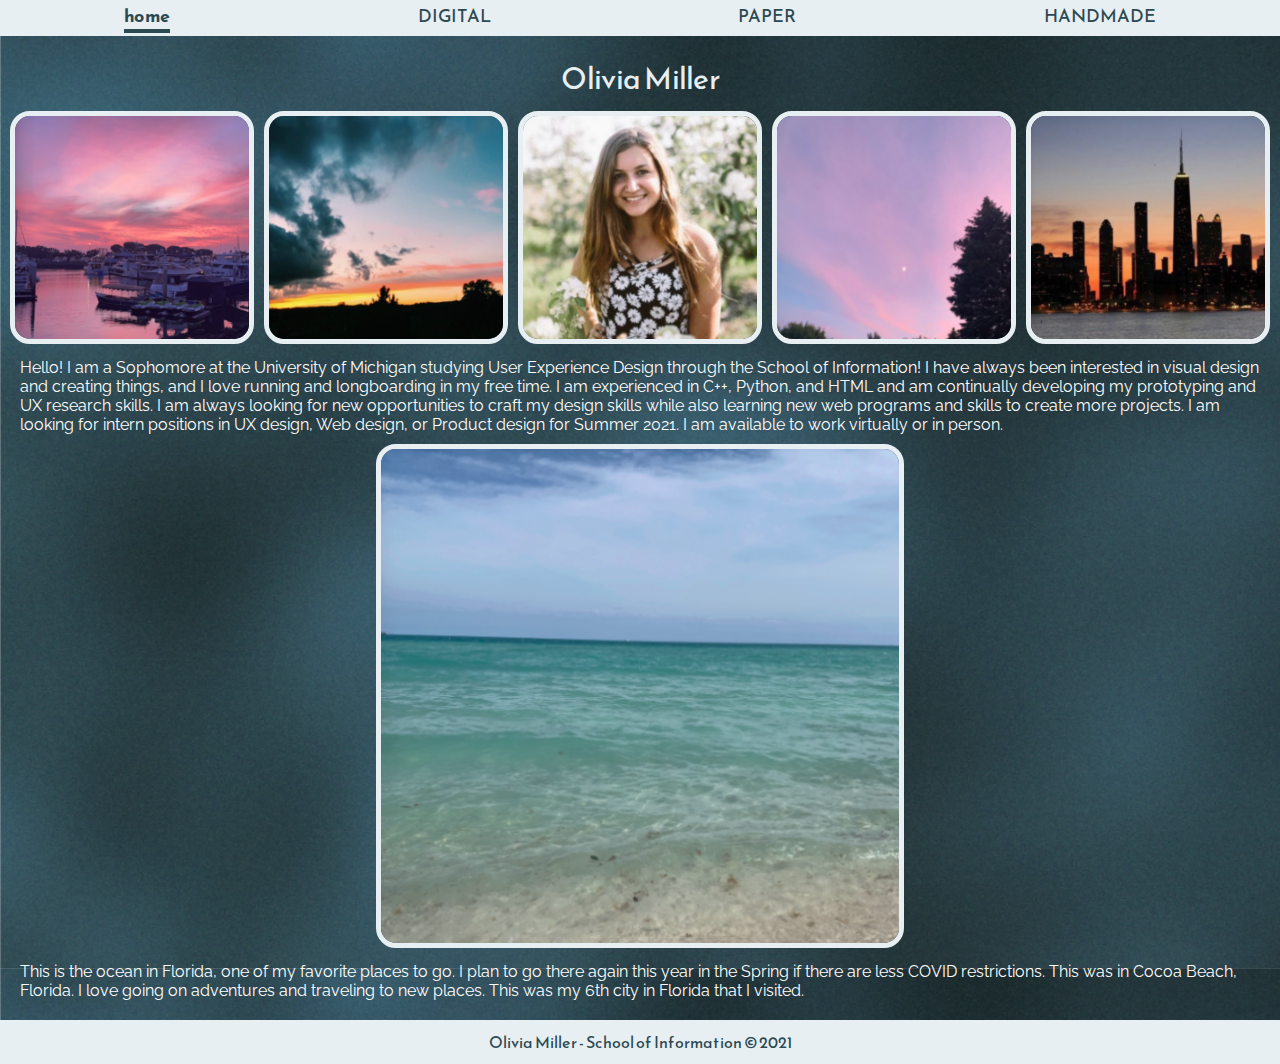
<file: index.html>
<!DOCTYPE html>
<html lang="en">

<head>
  <meta charset="utf-8">
  <meta name="viewport" content="width=device-width, initial-scale=1.0">
  <link rel="stylesheet" type="text/css" href="css/html5reset.css">
  <link rel="stylesheet" type="text/css" href="css/style.css">
  <link rel="stylesheet"
  href="https://fonts.googleapis.com/css2?family=Alegreya+Sans&family=Alegreya+Sans+SC&family=Reem+Kufi&display=swap">
  <link rel="stylesheet"
  href="https://fonts.googleapis.com/css2?family=Alegreya+Sans&family=Alegreya+Sans+SC&family=Raleway&family=Reem+Kufi&display=swap">
  <link rel="shortcut icon" type="image/png" href="imgs/logo.png" />
  <title>Olivia Miller - Home</title>
</head>

<body>
  <a class="skip-content" href="#skip-content">Skip to Main Content</a>
  
  <header>
    
    <nav>
      <ul>
        <li><a class="currentText" href="index.html">HOME</a></li>
        <li><a href="digital.html">DIGITAL</a></li>
        <li><a href="paper.html">PAPER</a></li>
        <li><a href="handmade.html">HANDMADE</a></li>
      </ul>
    </nav>

    <h1>Olivia Miller</h1>

  </header>

  <main id="skip-content">
    <div class="images">
      <div class="hide-mobile">
        <img src="imgs/sandiegosunset.png" alt="san diego sunset">
      </div>
      <div class="hide-mobile">
        <img src="imgs/favsunset.png" alt="sunset">
      </div>
      <img src="imgs/headshot.png" alt="headshot">
      <div class="hide-mobile">
        <img src="imgs/pinksunset.png" alt="ocean for tablet view">
      </div>
      <div class="hide-mobile">
        <img src="imgs/nycsunset.png" alt="nyc sunset">
      </div>
    </div>

    <p>Hello! I am a Sophomore at the University of Michigan studying User Experience Design through the School of Information! I have always been interested in visual design and creating things, and I love running and longboarding in my free time. I am experienced in C++, Python, and HTML and am continually developing my prototyping and UX research skills. I am always looking for new opportunities to craft my design skills while also learning new web programs and skills to create more projects. I am looking for intern positions in UX design, Web design, or Product design for Summer 2021. I am available to work virtually or in person.</p>
    
    <div class="images-extra">
      <img src="imgs/ocean.png" alt="ocean pic for both views">
    </div>
    <p>This is the ocean in Florida, one of my favorite places to go. I plan to go there again this year in the Spring if there are less COVID restrictions. This was in Cocoa Beach, Florida. I love going on adventures and traveling to new places. This was my 6th city in Florida that I visited.</p>

  </main>

  <footer>
    <p>Olivia Miller - School of Information &copy; 2021</p>
  </footer>
</body>

</html>
</file>
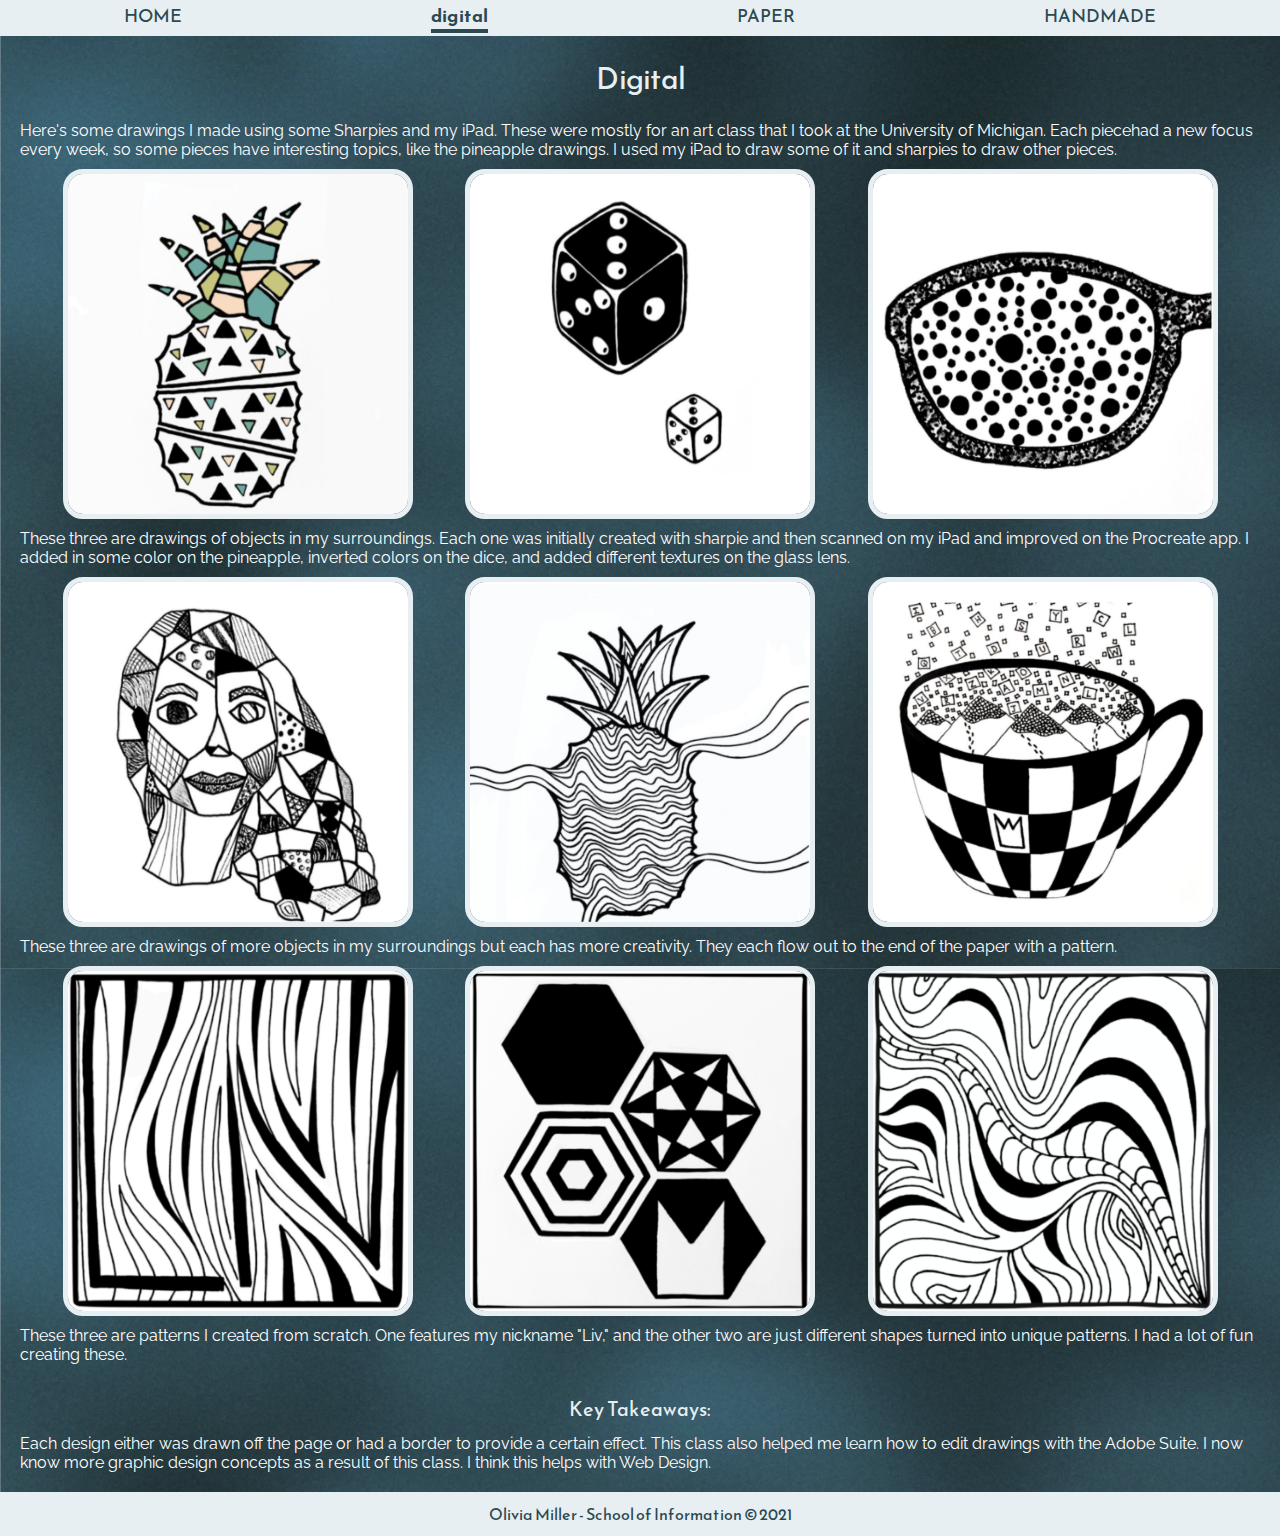
<file: digital.html>
<!DOCTYPE html>
<html lang="en">

<head>
  <meta charset="utf-8">
  <meta name="viewport" content="width=device-width, initial-scale=1.0">
  <link rel="stylesheet" type="text/css" href="css/html5reset.css">
  <link rel="stylesheet" type="text/css" href="css/style.css">
  <link rel="stylesheet"
  href="https://fonts.googleapis.com/css2?family=Alegreya+Sans&family=Alegreya+Sans+SC&family=Reem+Kufi&display=swap">
  <link rel="stylesheet"
  href="https://fonts.googleapis.com/css2?family=Alegreya+Sans&family=Alegreya+Sans+SC&family=Raleway&family=Reem+Kufi&display=swap">
  <link rel="shortcut icon" type="image/png" href="imgs/logo.png" />
  <title>Olivia Miller - Digital</title>
</head>

<body>
  <a class="skip-content" href="#skip-content">Skip to Main Content</a>
  
  <header>
    <nav>
      <ul>
        <li><a href="index.html">HOME</a></li>
        <li><a class="currentText" href="digital.html">DIGITAL</a></li>
        <li><a href="paper.html">PAPER</a></li>
        <li><a href="handmade.html">HANDMADE</a></li>
      </ul>
    </nav>
    

    <h1>Digital</h1>
  </header>

  <main id="skip-content">

    <p>Here's some drawings I made using some Sharpies and my iPad. These were mostly for an art class that I took at the University of Michigan. Each piecehad a new focus every week, so some pieces have interesting topics, like the pineapple drawings. I used my iPad to draw some of it and sharpies to draw other pieces. </p>
  

  <div class="first-group">
      <img src="imgs/colorpineapple.png" alt="Colorful Pineapple" width="350" height="350">
      <img src="imgs/dice.png" alt="Dice" width="350" height="350">
      <img src="imgs/glasses.png" alt="Glasses" width="350" height="350">
  </div>
  <div class="first-words">
    <p> These three are drawings of objects in my surroundings. Each one was initially created with sharpie and then scanned on my iPad and improved on the Procreate app. I added in some color on the pineapple, inverted colors on the dice, and added different textures on the glass lens.</p>
  </div>
  <div class="second-group">
      <img src="imgs/face.png" alt="Face" width="350" height="350">
      <img src="imgs/pineapple.png" alt="Pineapple" width="350" height="350">
      <img src="imgs/mug.png" alt="Mug" width="350" height="350">
  </div>
  <div class="second-words">
    <p> These three are drawings of more objects in my surroundings but each has more creativity. They each flow out to the end of the paper with a pattern.</p>
  </div>
  <div class="third-group">
      <img src="imgs/name.png" alt="Name" width="350" height="350">
      <img src="imgs/hexagons.png" alt="Hexagons" width="350" height="350">
      <img src="imgs/swirls.png" alt="Swirls" width="350" height="350">
  </div>
  <div class="third-words">
    <p> These three are patterns I created from scratch. One features my nickname "Liv," and the other two are just different shapes turned into unique patterns. I had a lot of fun creating these.</p>
  </div>
    
  <h2> Key Takeaways:</h2>
  <p> Each design either was drawn off the page or had a border to provide a certain effect. This class also helped me learn how to edit drawings with the Adobe Suite. I now know more graphic design concepts as a result of this class. I think this helps with Web Design.</p>
  </main>
  <footer>
    <p>Olivia Miller - School of Information &copy; 2021</p>
  </footer>
</body>

</html>
</file>
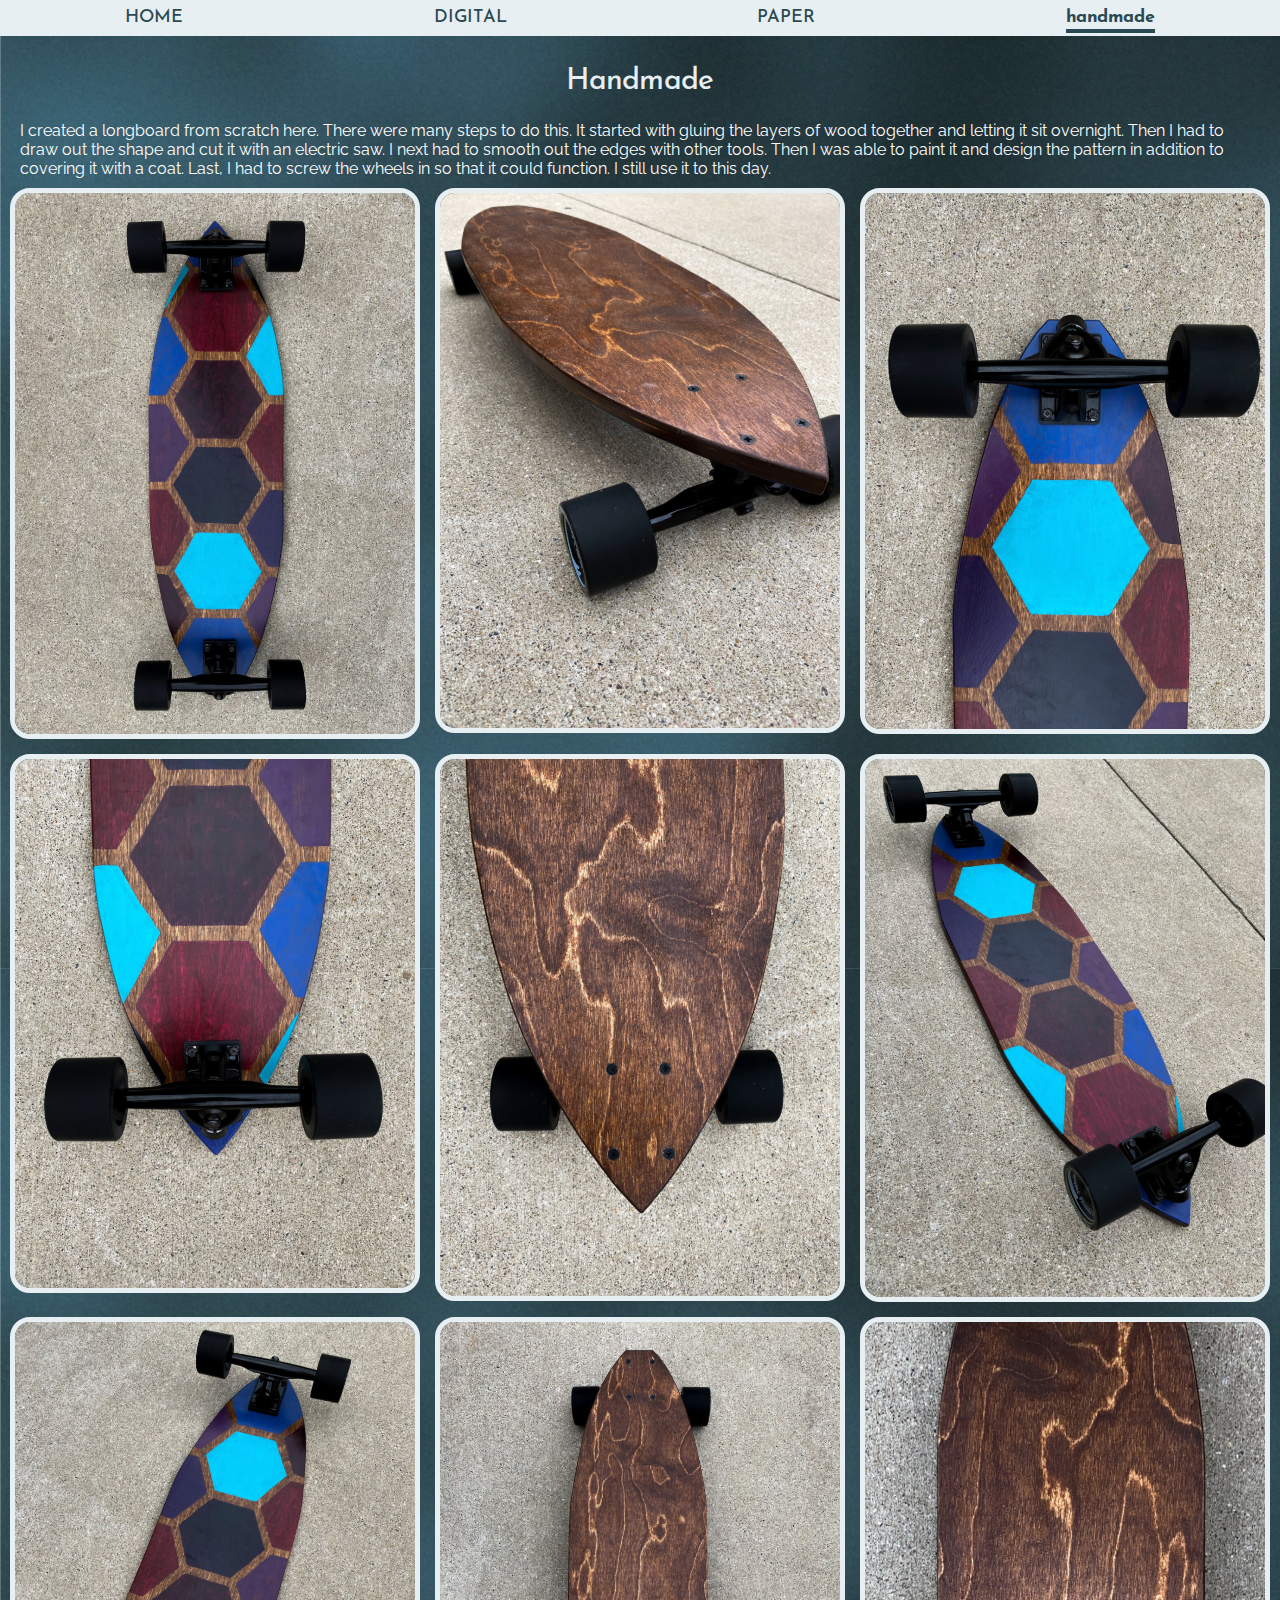
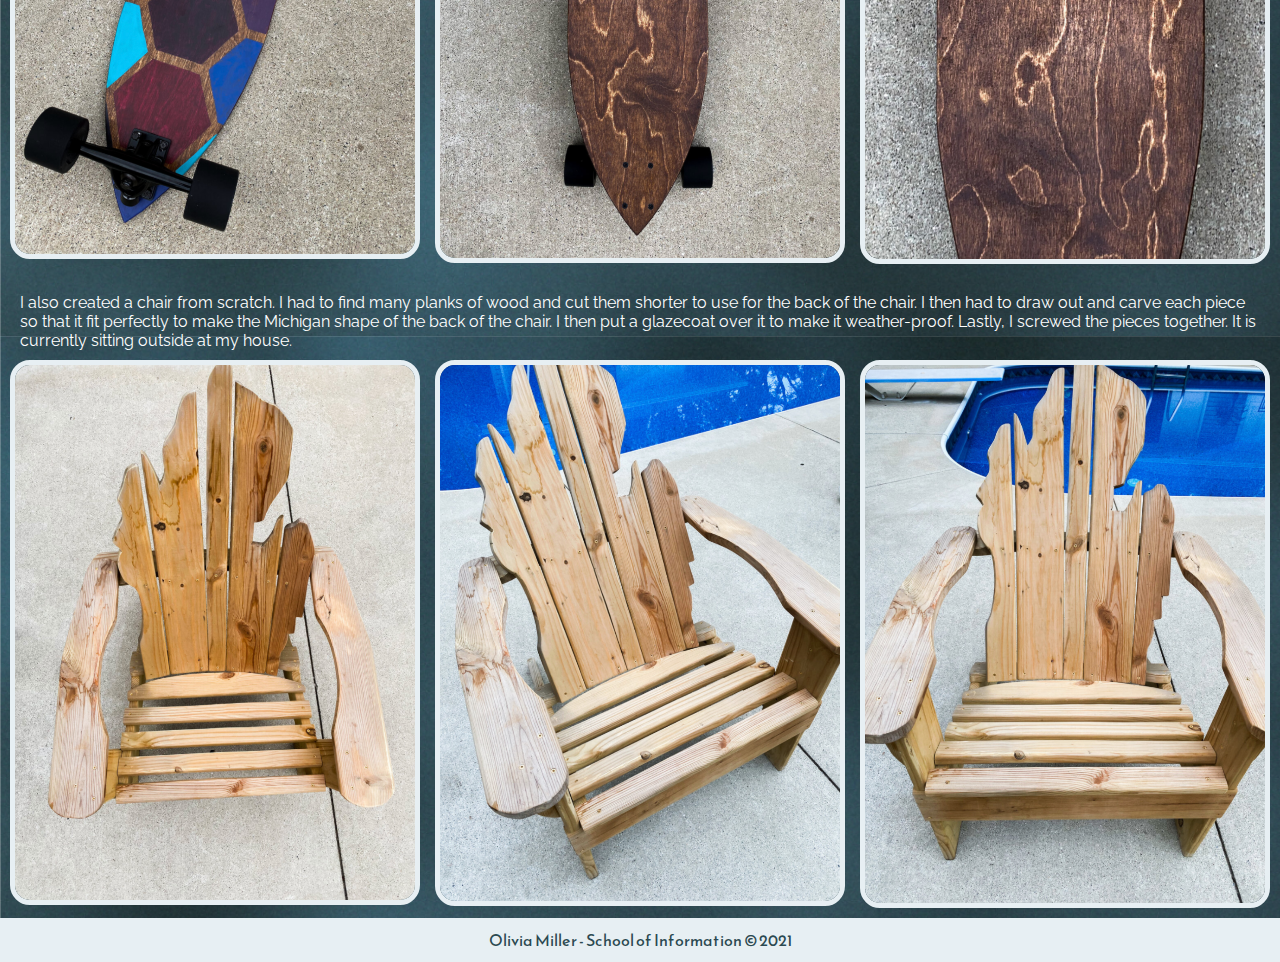
<file: handmade.html>
<!DOCTYPE html>
<html lang="en">

<head>
  <meta charset="utf-8">
  <meta name="viewport" content="width=device-width, initial-scale=1.0">
  <link rel="stylesheet" type="text/css" href="css/html5reset.css">
  <link rel="stylesheet" type="text/css" href="css/style.css">
  <link rel="stylesheet"
  href="https://fonts.googleapis.com/css2?family=Alegreya+Sans&family=Alegreya+Sans+SC&family=Reem+Kufi&display=swap">
  <link rel="stylesheet"
  href="https://fonts.googleapis.com/css2?family=Alegreya+Sans&family=Alegreya+Sans+SC&family=Raleway&family=Reem+Kufi&display=swap">
  <link rel="shortcut icon" type="image/png" href="imgs/logo.png" />
  <title>Olivia Miller - Handmade</title>
</head>

<body>
  <a class="skip-content" href="#skip-content">Skip to Main Content</a>
  
  <header>
    <nav>
      <ul>
        <li><a href="index.html">HOME</a></li>
        <li><a href="digital.html">DIGITAL</a></li>
        <li><a href="paper.html">PAPER</a></li>
        <li><a class="currentText" href="handmade.html">HANDMADE</a></li>
      </ul>
    </nav>
    
    <h1>Handmade</h1>
  </header>

  <main id="skip-content">

    <p> I created a longboard from scratch here. There were many steps to do this. It started with gluing the layers of wood together and letting it sit overnight. Then I had to draw out the shape and cut it with an electric saw. I next had to smooth out the edges with other tools. Then I was able to paint it and design the pattern in addition to covering it with a coat. Last, I had to screw the wheels in so that it could function. I still use it to this day.</p>
    <div class="longboards">
        <img src="imgs/lb1.png" alt="Longboard Image with angle">
        <img src="imgs/lb2.png" alt="Longboard Image straight on">
        <img src="imgs/lb3.png" alt="Longboard Image closer">
        <img src="imgs/lb4.png" alt="Longboard Image farther away">
        <img src="imgs/lb5.png" alt="Longboard Image pattern">
        <img src="imgs/lb6.png" alt="Longboard Image wood">
        <img src="imgs/lb7.png" alt="Longboard Image side angle">
        <img src="imgs/lb8.png" alt="Longboard Image top">
        <img src="imgs/lb9.png" alt="Longboard Image bottom">
    </div>
    <br>
    <p> I also created a chair from scratch. I had to find many planks of wood and cut them shorter to use for the back of the chair. I then had to draw out and carve each piece so that it fit perfectly to make the Michigan shape of the back of the chair. I then put a glazecoat over it to make it weather-proof. Lastly, I screwed the pieces together. It is currently sitting outside at my house.</p>
    <div class="chairs">
        <img src="imgs/chair1.png" alt="Chair Image top">
        <img src="imgs/chair2.png" alt="Chair Image angle">
        <img src="imgs/chair3.png" alt="Chair Image front">
    </div>
    

  </main>

  <footer>
    <p>Olivia Miller - School of Information &copy; 2021</p>
  </footer>
</body>

</html>
</file>
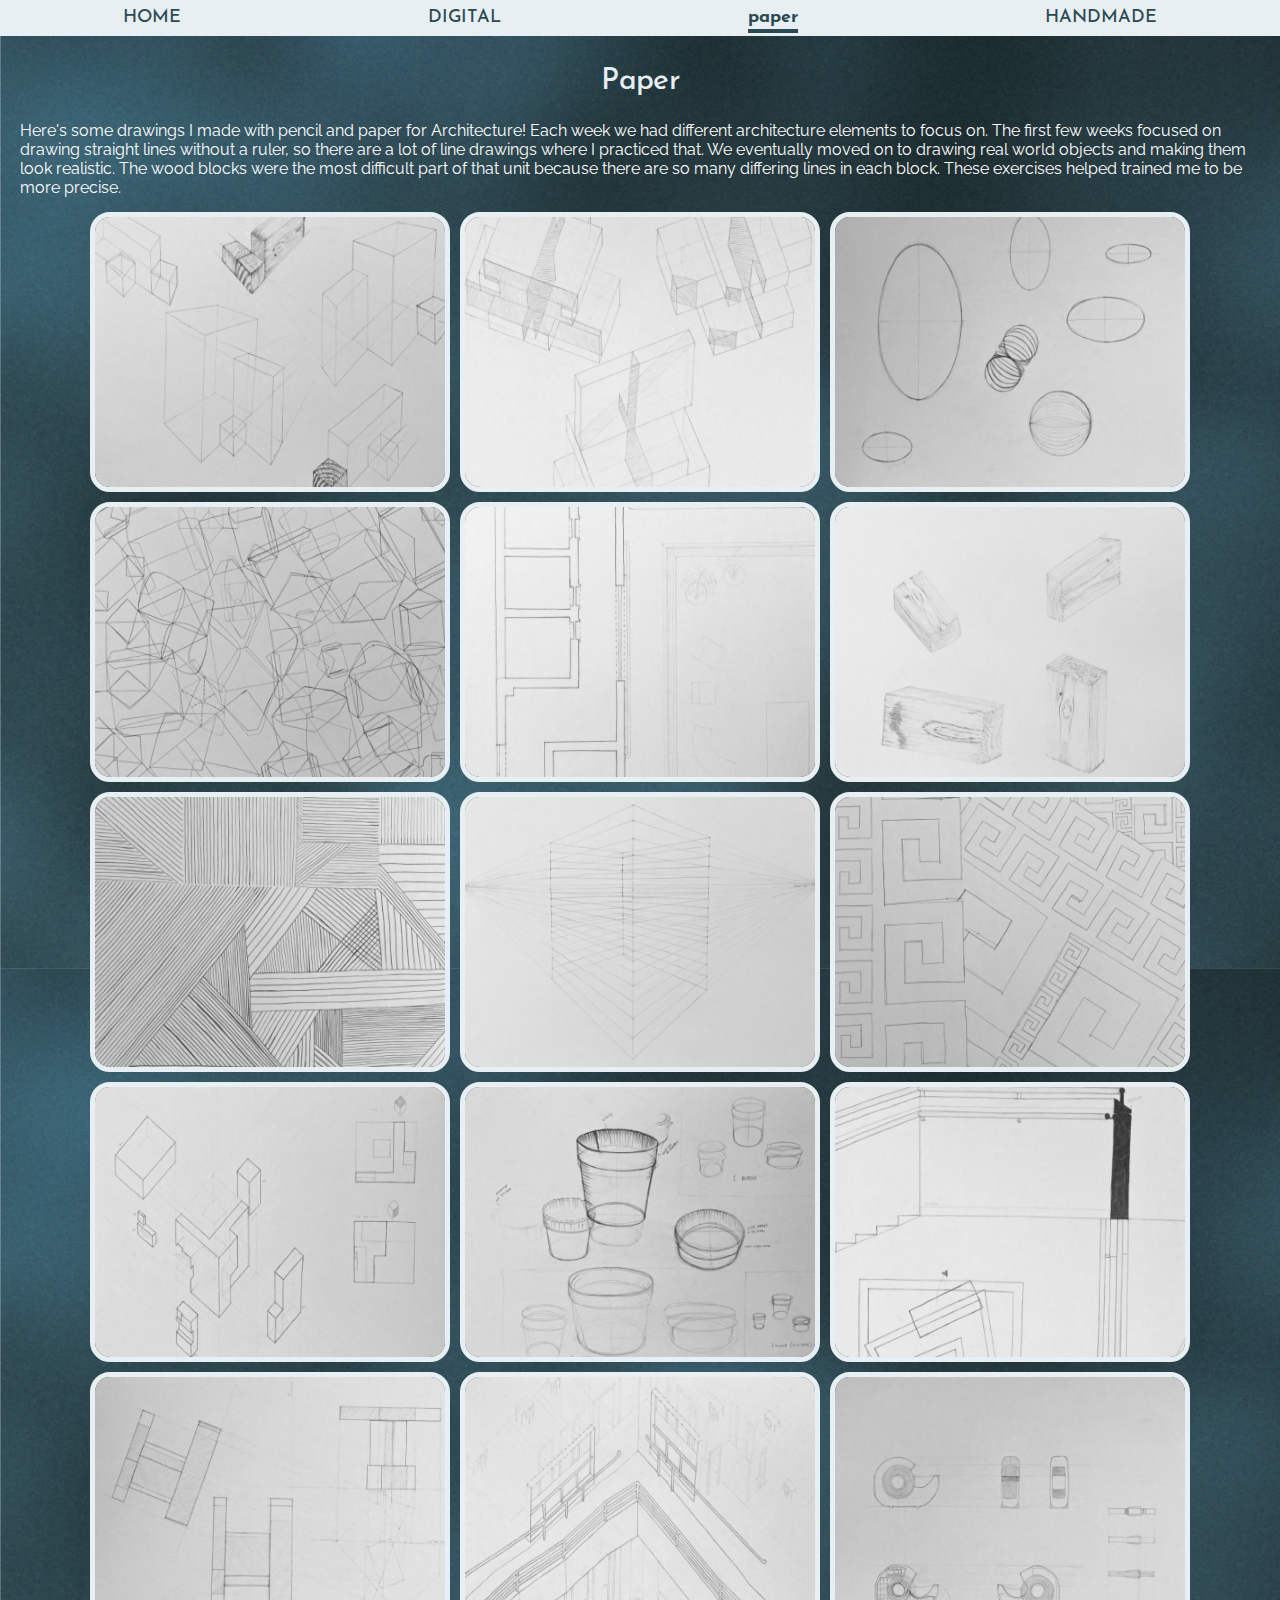
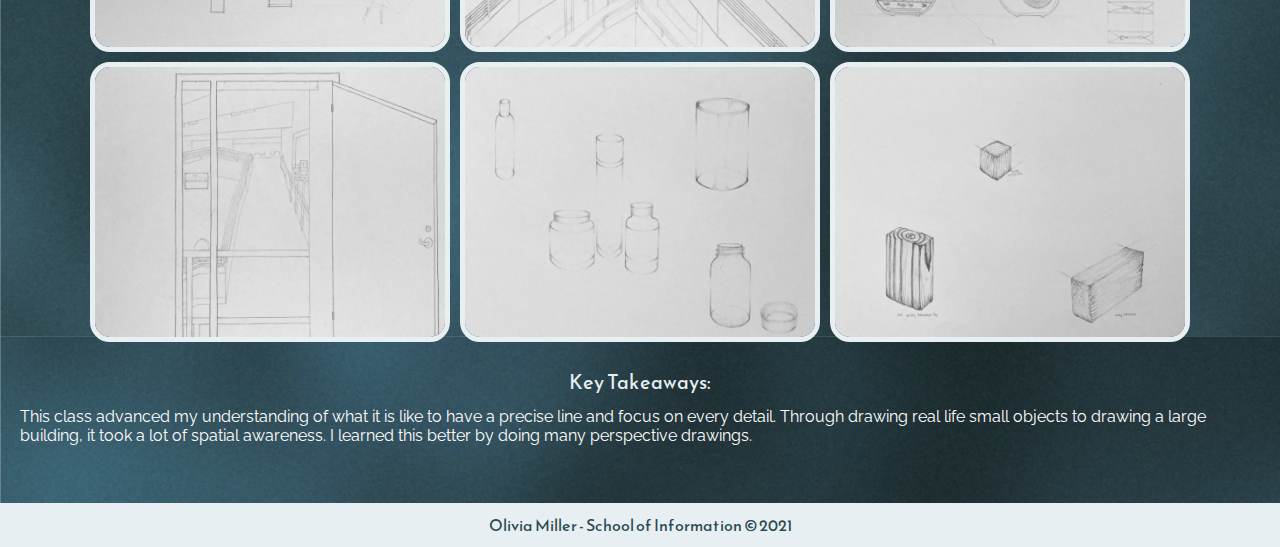
<file: paper.html>
<!DOCTYPE html>
<html lang="en">

<head>
  <meta charset="utf-8">
  <meta name="viewport" content="width=device-width, initial-scale=1.0">
  <link rel="stylesheet" type="text/css" href="css/html5reset.css">
  <link rel="stylesheet" type="text/css" href="css/style.css">
  <link rel="stylesheet"
  href="https://fonts.googleapis.com/css2?family=Alegreya+Sans&family=Alegreya+Sans+SC&family=Reem+Kufi&display=swap">
  <link rel="stylesheet"
  href="https://fonts.googleapis.com/css2?family=Alegreya+Sans&family=Alegreya+Sans+SC&family=Raleway&family=Reem+Kufi&display=swap">
  <link rel="shortcut icon" type="image/png" href="imgs/logo.png" />
  <title>Olivia Miller - Paper</title>
</head>

<body>
  <a class="skip-content" href="#skip-content">Skip to Main Content</a>
  
  <header>
    <nav>
      <ul>
        <li><a href="index.html">HOME</a></li>
        <li><a href="digital.html">DIGITAL</a></li>
        <li><a class="currentText" href="paper.html">PAPER</a></li>
        <li><a href="handmade.html">HANDMADE</a></li>
      </ul>
    </nav>
    
    <h1>Paper</h1>
  </header>

  <main id="skip-content">

    <p>Here's some drawings I made with pencil and paper for Architecture! Each week we had different architecture elements to focus on. The first few weeks focused on drawing straight lines without a ruler, so there are a lot of line drawings where I practiced that. We eventually moved on to drawing real world objects and making them look realistic. The wood blocks were the most difficult part of that unit because there are so many differing lines in each block. These exercises helped trained me to be more precise.</p>

    <div class="flex-container">
      <div class="flip-container">
        <div class="flipper">
          <div class="front">
            <img src="imgs/boxes.png" alt="Boxes" width="360" height="280">
          </div>
          <div class="back">
            <p>This is a drawing of boxes with fading focal points for architecture.</p>
          </div>
        </div>
      </div>
      <div class="flip-container">
        <div class="flipper">
          <div class="front">
            <img src="imgs/3d.png" alt="3d" width="360" height="280">
          </div>
          <div class="back">
            <p>This is a 3D box drawing with different planes of dimension colored in.</p>
          </div>
        </div>
      </div>
      <div class="flip-container">
        <div class="flipper">
          <div class="front">
            <img src="imgs/circles.png" alt="Circles" width="360" height="280">
          </div>
          <div class="back">
            <p>I created some circles and ovals for my architecture class without using any tools to help with accuracy.</p>
          </div>
        </div>
      </div>
      <div class="flip-container">
        <div class="flipper">
          <div class="front">
            <img src="imgs/envelope.png" alt="Envelope" width="360" height="280">
          </div>
          <div class="back">
            <p>These are some envelopes I drew into a pattern. I used different shades and colored pencils to correct lines to make them straighter.</p>
          </div>
        </div>
      </div>
      <div class="flip-container">
        <div class="flipper">
          <div class="front">
            <img src="imgs/flat.png" alt="Flat Shapes" width="360" height="280">
          </div>
          <div class="back">
            <p>This was the outline of the architecture building I was drawing in.</p>
          </div>
        </div>
      </div>
      <div class="flip-container">
        <div class="flipper">
          <div class="front">
            <img src="imgs/lightblocks.png" alt="Light Blocks" width="360" height="280">
          </div>
          <div class="back">
            <p>I drew some wood blocks and tried to make them look as realistic as possible.</p>
          </div>
        </div>
      </div>
      <div class="flip-container">
        <div class="flipper">
          <div class="front">
            <img src="imgs/lines.png" alt="Lines" width="360" height="280">
          </div>
          <div class="back">
            <p>I drew some parallel lines and was not allowed to use a ruler in this process.</p>
          </div>
        </div>
      </div>
      <div class="flip-container">
        <div class="flipper">
          <div class="front">
            <img src="imgs/matrix.png" alt="Matrix Drawing" width="360" height="280">
          </div>
          <div class="back">
            <p>I created this matrix drawing without a ruler which was a challenge.</p>
          </div>
        </div>
      </div>
      <div class="flip-container">
        <div class="flipper">
          <div class="front">
            <img src="imgs/pattern.png" alt="Pattern Drawing" width="360" height="280">
          </div>
          <div class="back">
            <p>This pattern was difficult to construct without a ruler, but I tried my best.</p>
          </div>
        </div>
      </div>
      <div class="flip-container">
        <div class="flipper">
          <div class="front">
            <img src="imgs/perspectives.png" alt="Perspective Block Drawing" width="360" height="280">
          </div>
          <div class="back">
            <p>This piece was a deconstruction of a block in space. It was a challenge to get the right perspective.</p>
          </div>
        </div>
      </div>
      <div class="flip-container">
        <div class="flipper">
          <div class="front">
            <img src="imgs/pots.png" alt="Pots Drawing" width="360" height="280">
          </div>
          <div class="back">
            <p>This was a recreation of pots. It was a still life drawing.</p>
          </div>
        </div>
      </div>
      <div class="flip-container">
        <div class="flipper">
          <div class="front">
            <img src="imgs/sideangle.png" alt="Side Angle of Blocks Drawing" width="360" height="280">
          </div>
          <div class="back">
            <p>This was a side view of the architecture building.</p>
          </div>
        </div>
      </div>
      <div class="flip-container">
        <div class="flipper">
          <div class="front">
            <img src="imgs/sideblocks.png" alt="Side Blocks Drawing" width="360" height="280">
          </div>
          <div class="back">
            <p>This was a side view of piles of blocks for a still life drawing.</p>
          </div>
        </div>
      </div>
      <div class="flip-container">
        <div class="flipper">
          <div class="front">
            <img src="imgs/skeleton.png" alt="Skeleton Drawing" width="360" height="280">
          </div>
          <div class="back">
            <p>This is a perspective drawing of the architecture building that I was in.</p>
          </div>
        </div>
      </div>
      <div class="flip-container">
        <div class="flipper">
          <div class="front">
            <img src="imgs/tape.png" alt="Tape Perspective Drawing" width="360" height="280">
          </div>
          <div class="back">
            <p>This is a perspective drawing of a tape dispenser. I drew it from multiple angles.</p>
          </div>
        </div>
      </div>
      <div class="flip-container">
        <div class="flipper">
          <div class="front">
            <img src="imgs/thrudoor.png" alt="Door Perspective Drawing" width="360" height="280">
          </div>
          <div class="back">
            <p>This is a perspective drawing of a doorway in the University of Michigan architecture building.</p>
          </div>
        </div>
      </div>
      <div class="flip-container">
        <div class="flipper">
          <div class="front">
            <img src="imgs/vases.png" alt="Vases Drawing" width="360" height="280">
          </div>
          <div class="back">
            <p>This is a drawing of multiple glass vases. I had to really focus on the line weight.</p>
          </div>
        </div>
      </div>
      <div class="flip-container">
        <div class="flipper">
          <div class="front">
            <img src="imgs/woodblocks.png" alt="Wood Blocks Drawing" width="360" height="280">
          </div>
          <div class="back">
            <p>This is a drawing of three wooden blocks. I tried to get as many details as possible to make them look realistic.</p>
          </div>
        </div>
      </div>
    </div>
  

  <h2> Key Takeaways:</h2>
  <p>This class advanced my understanding of what it is like to have a precise line and focus on every detail. Through drawing real life small objects to drawing a large building, it took a lot of spatial awareness. I learned this better by doing many perspective drawings.</p>
  <br>
  <br>
  </main>

  <footer>
    <p>Olivia Miller - School of Information &copy; 2021</p>
  </footer>
</body>

</html>
</file>
<file: css/style.css>
nav {
  background-color: #E7EFF3;
  background-image:none;
  font-family: 'Reem Kufi', sans-serif;
  font-size:large;
  padding-bottom: 5px;
}

body {
  background-image: url("../imgs/background-image.png");
  background-color:#2B4951;
  color: #E7EFF3;
}

p {
  padding: 10px;
}

a.skip-content{
  background: #E7EFF3;
  left: 0;
  padding: 6px;
  position: absolute;
  top: -40px;
  -webkit-transition: top 1s ease-out;
  transition: top 1s ease-out;
  z-index: 1;
  font-family: 'Reem Kufi', sans-serif;
  color:#E7EFF3;
  background-color: #2B4951;
}

a.skip-content:focus{
  top:0px;
  color: black;
  text-decoration-style: solid;
  font-family: 'Reem Kufi', sans-serif;
  color:#E7EFF3;
  background-color: #2B4951;
}

main {
  font-family: 'Raleway', sans-serif;
  padding: 10px;
}

h1 {
  font-family: 'Reem Kufi', sans-serif;
  padding-top: 20px;
  font-size: 30px;
  text-align: center;
  color:#E7EFF3;
}

h2 {
  font-family: 'Reem Kufi', sans-serif;
  padding-top: 20px;
  font-size: 20px;
  text-align: center;
  color:#E7EFF3;
}

nav li{
	padding:2px;
	display: block;
}


a {
  color: #2B4951;
  text-decoration: none;
}

li a:hover {
  color: #6295a1;

}

a:visited {
  color:#2B4951;
}

img {
  border: 5px solid #E7EFF3;
  border-radius: 20px;
}

.hide-mobile {
  display: none;
}

/* Index images */
.images, .images-extra {
  display: block;
  margin-left: auto;
  margin-right: auto;
  width: 50%;
}

/* Digital Images */
.first-group, .second-group, .third-group {
  display: grid;
  grid-template-columns: 1fr;
  justify-content: center;
  row-gap: 20px;
}

.first-group img, .second-group img, .third-group img {
  justify-self: center;
}

/* Paper images */
.flip-container {
  perspective: 1000px;
  margin: 5px;
}

.flip-container:hover .flipper, .flip-container.hover .flipper {
  transform: rotateY(180deg);
}

.flip-container, .front, .back {
  width: 360px;
  height: 280px;
}

/* Speed of the flip */
.flipper {
  transform-style: preserve-3d;
  transition: 0.6s;
  position: relative;
}

/* Hiding the back while swapping */
.front, .back {
  top: 0;
  left: 0;
  backface-visibility: hidden;
  position: absolute;
}

/* Front above back */
.front {
  z-index: 2;
}

/* Rotate back */
.back {
  transform: rotateY(180deg);
  background-color: #2B4951;
  text-align: center;
  font-size: 22px;
  padding: 40px 50px 50px 50px;
  border-radius: 20px;
}

/* Making flipcards flex */
.flex-container {
  display: flex;
  flex-wrap: wrap;
  justify-content: center;
}

/* Handmade images */
.longboards {
  display:grid;
  grid-template-columns: auto;
  grid-row-gap: 15px;
  grid-column-gap: 15px;
}

.chairs {
  display:grid;
  grid-template-columns: auto;
  grid-row-gap: 15px;
  grid-column-gap: 15px;
}

.currentText{
  font-weight: bold;
  border-bottom: 4px solid #2B4951;
  text-transform:lowercase;
}

footer {
  font-family: 'Reem Kufi', sans-serif;
  font-weight: lighter;
  background-color: #E7EFF3;
  background-image:none;
  color:#2B4951;
  text-align: center;
}

/* Tablet View */
@media screen and (min-width: 750px){
  body {
    color: white;
  }

  nav ul {
    display: flex;
    flex-direction: row;
    justify-content: space-around;
  }

  nav {
    position: sticky;
    top: 0;
    right:0;
    left:0;
  }

  /* Index Page */
  .hide-mobile {
    display:initial;
  }

  .images {
    display: grid;
    grid-template-columns: repeat(5, 1fr);
    grid-template-rows: auto;
    column-gap: 10px;
    object-fit: cover;
    width: 100%;
    max-height: 100%;
  }

  .images-extra {
    vertical-align: middle;
    text-align: center;
  }

  /* Digital Images */
  .first-group, .second-group, .third-group {
    display: flex;
    flex-wrap: wrap;
    align-items: center;
    justify-content: space-evenly;
  }

  /* Paper is responsive because it was made as flex from the beginning */

  /* Handmade images */
  .longboards {
    display: grid;
    grid-template-columns: repeat(3, 1fr);
    grid-template-rows: auto auto auto;
    grid-row-gap: 15px;
    grid-column-gap: 15px;
  }
  
  .chairs {
    display: grid;
    grid-template-columns: auto auto auto;
    grid-template-rows: auto;
    grid-row-gap: 15px;
    grid-column-gap: 15px;
  }
}
</file>
